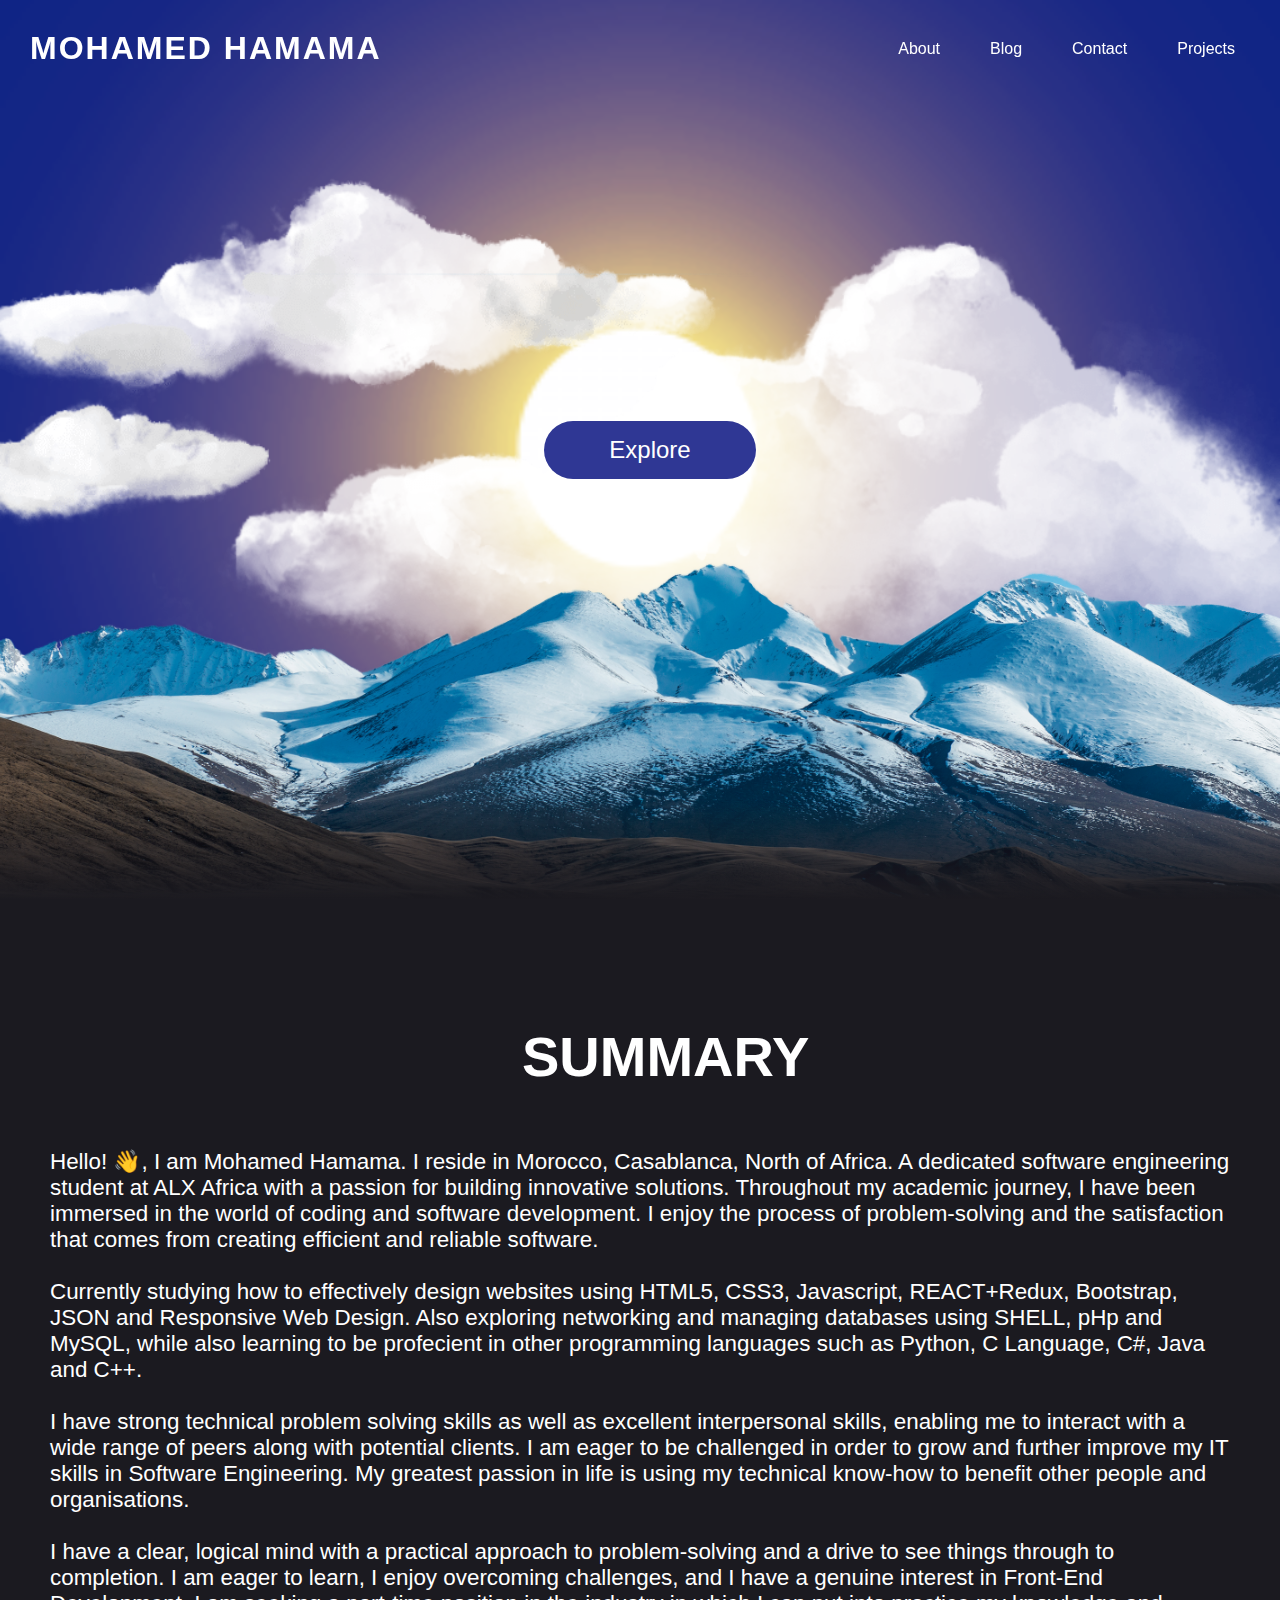
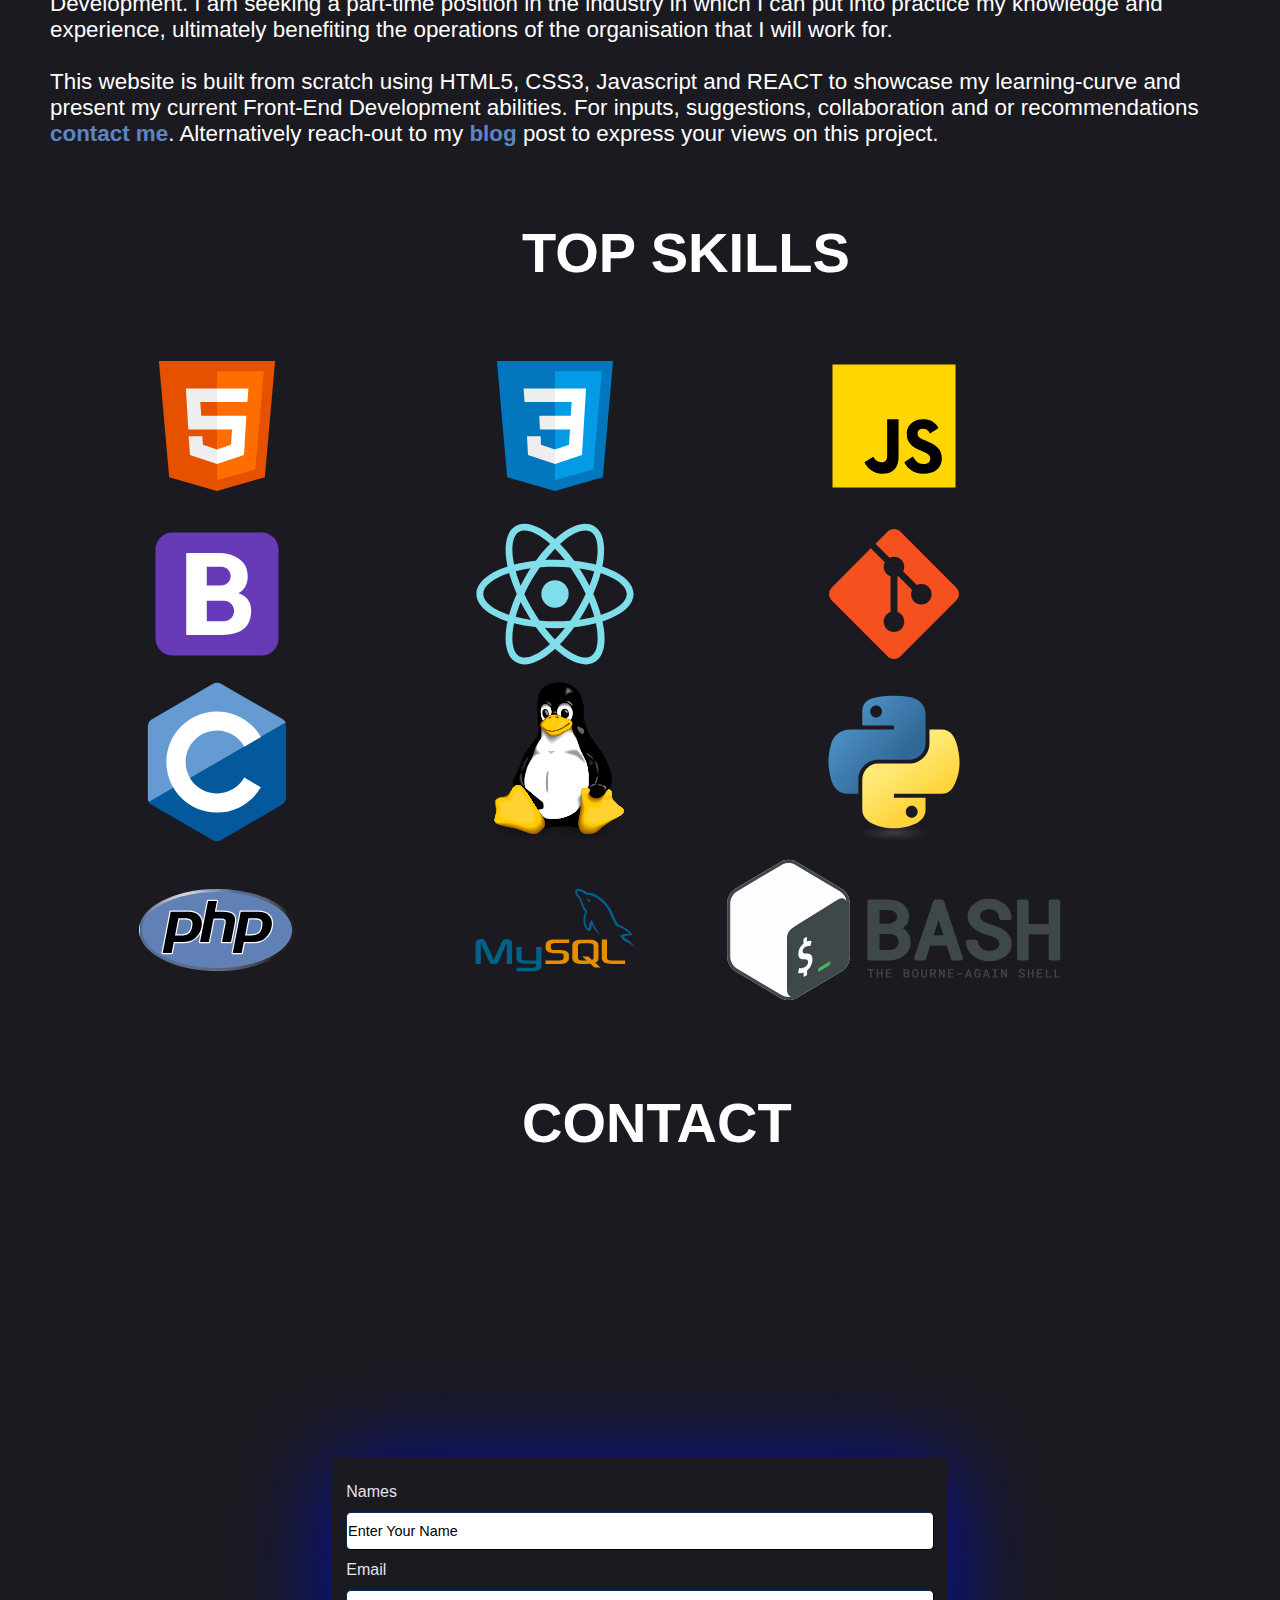
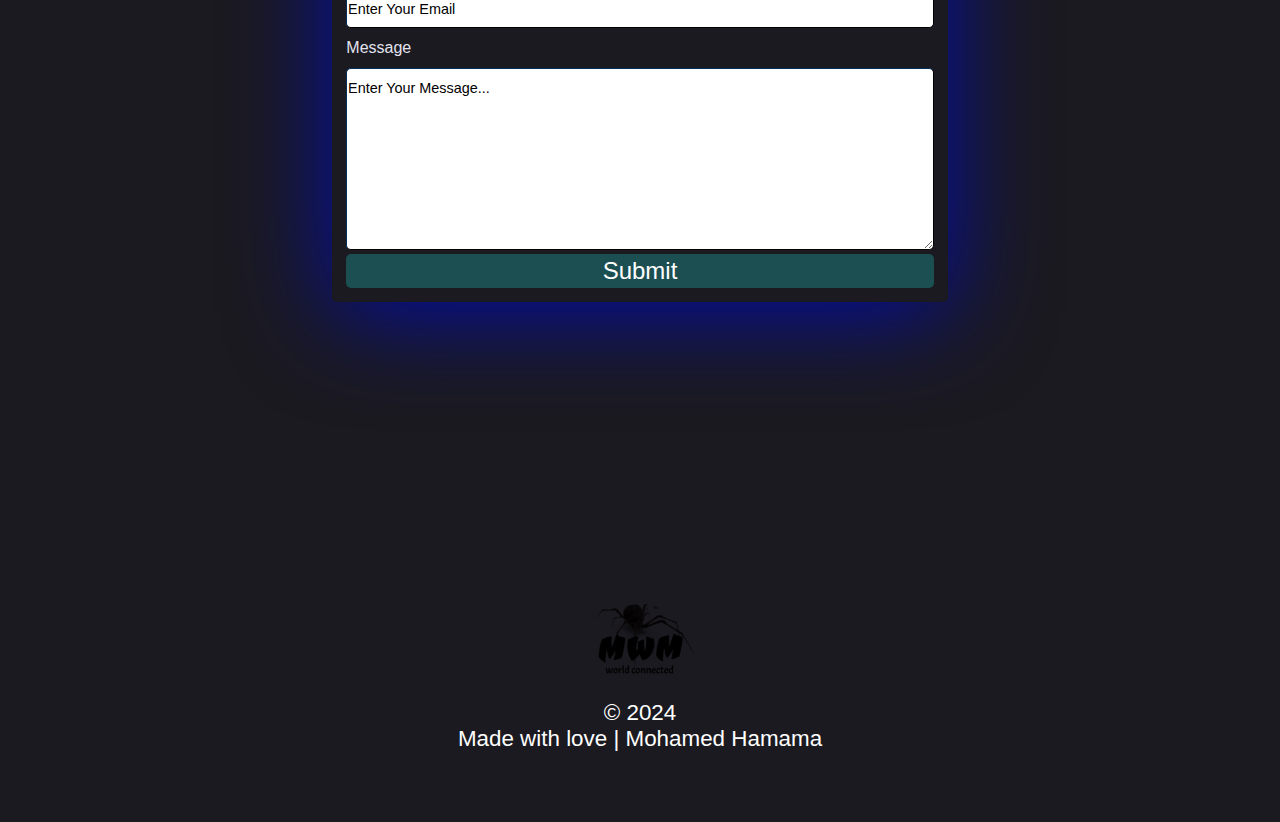
<file: index.html>
<!DOCTYPE html>
<html>
    <head>
      <meta charset="UTF-8">
	    <meta http-equiv="X-UA-Compatible" content="IE=edge">
	    <meta name="viewport" content="width=device-width, initial-scale=1.0">
      <link rel="stylesheet" type="text/css" href="assets/css/style.css">
      <link rel="icon" type="image/png" href="./assets/icons/favicon.ico">

      <title>Mohamed Hamama</title>
    </head>
    <body>
        <header>
            <a class="logo">Mohamed Hamama</a>
            <ul>
              <li><a href="./assets/about.html">About</a></li>
              <li><a href="./assets/blog.html">Blog</a></li>
              <li><a href="./assets/contact.html">Contact</a></li>
              <li><a href="./assets/projects.html">Projects</a></li>
            </ul>
        </header>
        <section>
            <a href="https://github.com/OptimisticUnderdog" id="btn">Explore</a>
            <img src="./assets/images/sun1.png" id="sun">
            <img src="./assets/images/clouds.png" id="clouds">
            <img src="./assets/images/mountains_front.png" id="mountains">
        </section>

        <div class="sec" id="sec">
            <h1>SUMMARY</h1>
            <p>Hello! 👋, I am Mohamed Hamama. I reside in Morocco, Casablanca, North of Africa. A dedicated software engineering student at ALX Africa with a passion for building innovative solutions. Throughout my academic journey, I have been immersed in the world of coding and software development. I enjoy the process of problem-solving and the satisfaction that comes from creating efficient and reliable software.
            <br><br>Currently studying how to effectively design websites using HTML5, CSS3, Javascript, REACT+Redux, Bootstrap, JSON and Responsive Web Design. Also exploring networking and managing databases using SHELL, pHp and MySQL, while also learning to be profecient in other programming languages such as Python, C Language, C#, Java and C++.
            <br><br>I have strong technical problem solving skills as well as excellent interpersonal skills, enabling me to interact with a wide range of peers along with potential clients. I am eager to be challenged in order to grow and further improve my IT skills in Software Engineering. My greatest passion in life is using my technical know-how to benefit other people and organisations.
            <br><br>I have a clear, logical mind with a practical approach to problem-solving and a drive to see things through to completion. I am eager to learn, I enjoy overcoming challenges, and I have a genuine interest in Front-End Development. I am seeking a part-time position in the industry in which I can put into practice my knowledge and experience, ultimately benefiting the operations of the organisation that I will work for.
            <br><br>This website is built from scratch using HTML5, CSS3, Javascript and REACT to showcase my learning-curve and present my current Front-End Development abilities. For inputs, suggestions, collaboration and or recommendations<a href="./assets/contact.html"> <b>contact me</b></a>. Alternatively reach-out to my <a href="./assets/blog.html"><b>blog</b></a> post to express your views on this project.</p>
            
            <!-- Skills section -->
            <h1>TOP SKILLS</h1>
            <div class="first-set animate__animated animate__pulse">
                <img
                src="./assets/icons/icons8-html-5.svg"
                alt=""
                loading="lazy"
                class="icon icon-card"/>
                <img
                src="assets/icons/icons8-css3.svg"
                alt=""
                loading="lazy"
                class="icon icon-card"
                />
                <img
                src="assets/icons/icons8-javascript.svg"
                alt=""
                loading="lazy"
                class="icon icon-card"
                />
                <img
                src="assets/icons/icons8-bootstrap.svg"
                alt=""
                loading="lazy"
                class="icon icon-card"
                />
                <img
                src="assets/icons/icons8-react-native.svg"
                alt=""
                loading="lazy"
                class="icon icon-card"
                />
                <img
                src="assets/icons/icons8-git.svg"
                alt=""
                loading="lazy"
                class="icon icon-card"
                />
                <img
                src="./assets/icons/c-original.svg"
                alt=""
                loading="lazy"
                class="icon icon-card"
                />
                <img
                src="./assets/icons/linux-original.svg"
                alt=""
                loading="lazy"
                class="icon icon-card"
                />
                <img
                src="./assets/icons/python-original.svg"
                alt=""
                loading="lazy"
                class="icon icon-card"
                />
                <img
                src="./assets/icons/php-original.svg"
                alt=""
                loading="lazy"
                class="icon icon-card"
                />
                <img
                src="./assets/icons/mysql-original-wordmark.svg"
                alt=""
                loading="lazy"
                class="icon icon-card"
                />
                <img
                src="./assets/icons/Gnu-bash-logo.svg"
                alt=""
                loading="lazy"
                class="icon icon-card"
                />
            </div>
            <!-- Contact -->
            <h1>CONTACT</h1>
            <section class="contact" id="contact">
                <div class="contact-form-container">
                  <div class="contact-form">
                    <form action="#" method="POST">
                      <div class="form-control">
                        <label for="name">Names</label>
                        <input
                          type="text"
                          id="name"
                          name="sender-name"
                          placeholder="Enter Your Name"
                          class="input-field"
                          required
                        />
                      </div>
                      <div class="form-control">
                        <label for="email">Email</label>
                        <input
                          type="email"
                          id="email"
                          name="sender-email"
                          placeholder="Enter Your Email"
                          class="input-field"
                          required
                        />
                      </div>
                      <div class="form-control">
                        <label for="message">Message</label>
                        <textarea
                          id="message"
                          cols="60"
                          rows="10"
                          placeholder="Enter Your Message..."
                          name="message"
                          class="input-field"
                          required
                        ></textarea>
                      </div>
                      <div class="btn">
                        <a href="mailto:mabunda.wealth@gmail.com">Submit</a>
                      </div>
                    </form>
                  </div>
                </div>
            </section>

            <!-- Footer section -->
            <footer>
              <div class="footer-icon">
              <img src="./assets/images/apple-touch-icon.png"
              class="footer-icon"
              alt="footer"/>
              </div>
              <p class="copy">&copy; 2024</p>
              <p class="copy">
              <a href="https://github.com/OptimisticUnderdog" target="_blank">Made with love | Mohamed Hamama</a>
              </p>
            </footer>
        </section>
        </div>
        <!-- Footer Section Ends -->
    </body>
</html>
</file>
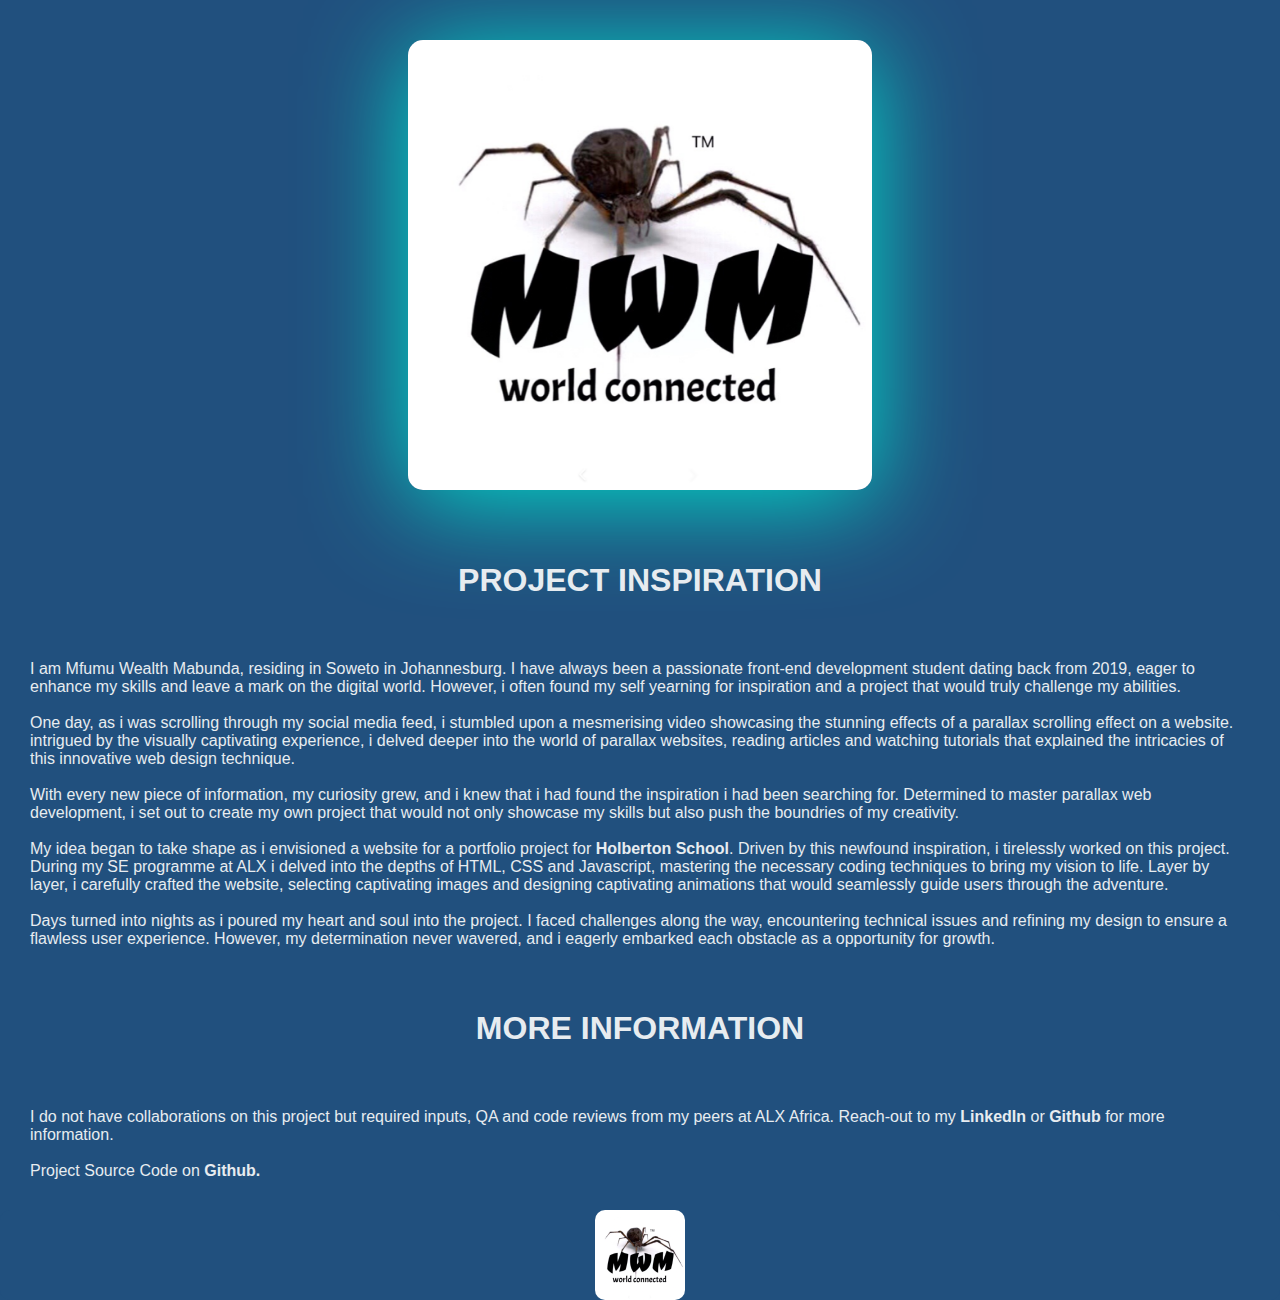
<file: assets/about.html>
<!DOCTYPE html>
<html lang="en">
<head>
    <meta charset="UTF-8">
    <meta http-equiv="X-UA-Compatible" content="IE=edge">
    <meta name="viewport" content="width=device-width, initial-scale=1.0">
    <link rel="stylesheet" type="text/css" href="./css/about.css">
    <link rel="icon" type="image/png" href="./icons/favicon.ico">
    <title>About</title>
</head>
<body>
<header>
    <img src="./images/my_logo.PNG"
    class="logo"
    alt="logo"/>
</header>
   <div class="section">
        <h1>Project Inspiration</h1>
        <p>I am Mfumu Wealth Mabunda, residing in Soweto in Johannesburg. I have always been a passionate front-end development student dating back from 2019, eager to enhance my skills and leave a mark on the digital world. However, i often found my self yearning for inspiration and a project that would truly challenge my abilities.
            <br><br>One day, as i was scrolling through my social media feed, i stumbled upon a mesmerising video showcasing the stunning effects of a parallax scrolling effect on a website. intrigued by the visually captivating experience, i delved deeper into the world of parallax websites, reading articles and watching tutorials that explained the intricacies of this innovative web design technique.
            <br><br>With every new piece of information, my curiosity grew, and i knew that i had found the inspiration i had been searching for. Determined to master parallax web development, i set out to create my own project that would not only showcase my skills but also push the boundries of my creativity.
            <br><br>My idea began to take shape as i envisioned a website for a portfolio project for <b>Holberton School</b>. Driven by this newfound inspiration, i tirelessly worked on this project. During my SE programme at ALX i delved into the depths of HTML, CSS and Javascript, mastering the necessary coding techniques to bring my vision to life. Layer by layer, i carefully crafted the website, selecting captivating images and designing captivating animations that would seamlessly guide users through the adventure.
            <br><br>Days turned into nights as i poured my heart and soul into the project. I faced challenges along the way, encountering technical issues and refining my design to ensure a flawless user experience. However, my determination never wavered, and i eagerly embarked each obstacle as a opportunity for growth.
        </p>
        <h1>More Information</h1>
        <p>I do not have collaborations on this project but required inputs, QA and code reviews from my peers at ALX Africa. Reach-out to my <b>LinkedIn</b> or <b>Github</b> for more information.
        <br><br>Project Source Code on <b>Github.</b></p>
   </div>
<footer>
    <div class="footer-icon">
        <img src="./images/apple-touch-icon.png"
        class="footer-icon"
        alt="footer"/>
    </div>
</footer>
</body>
</html>
</file>
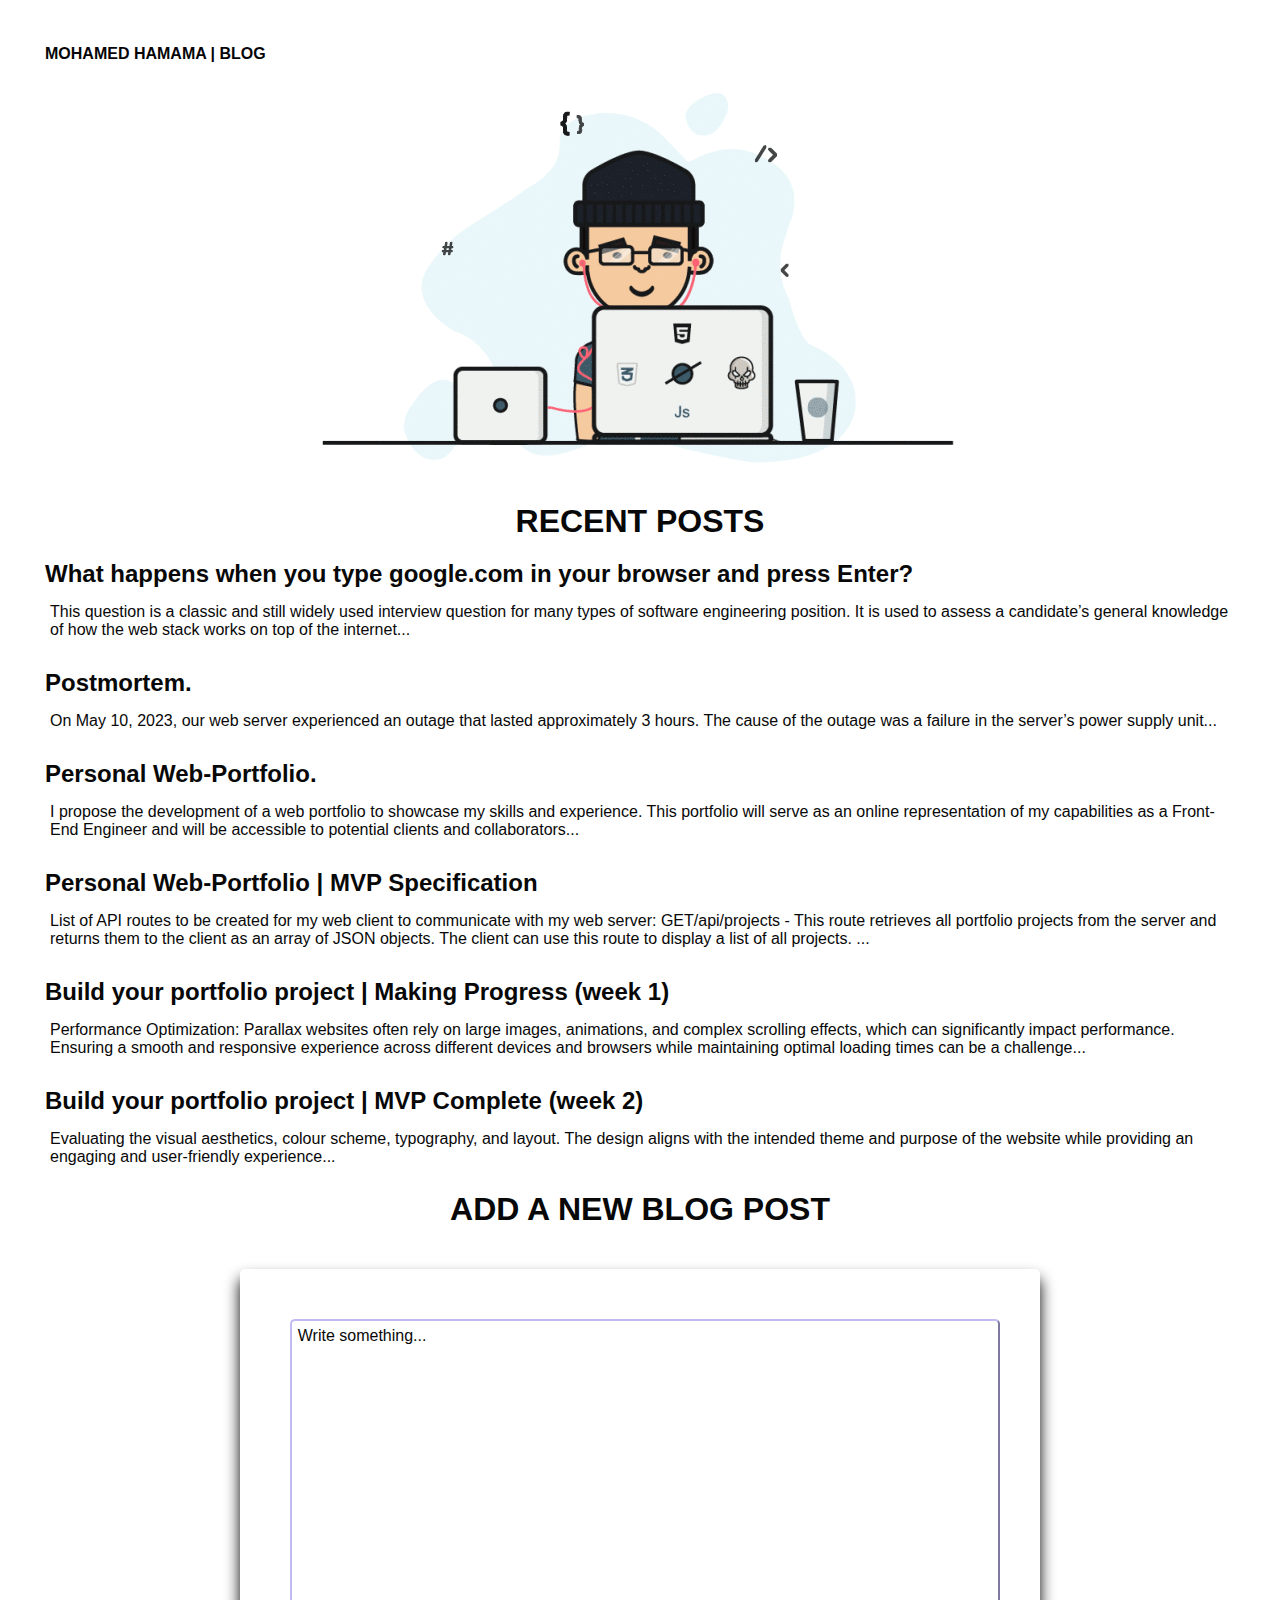
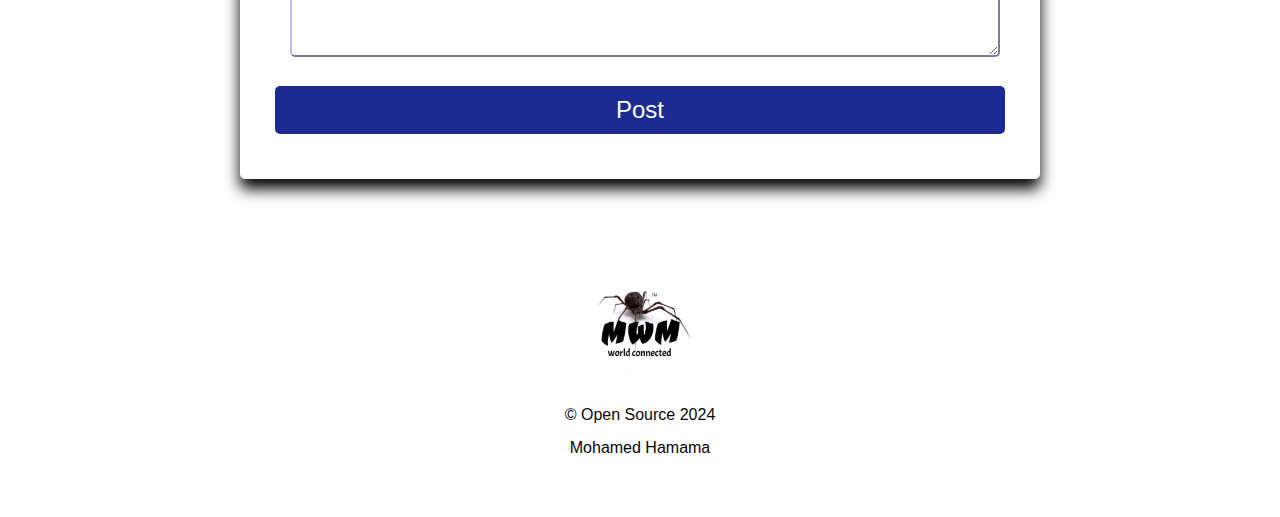
<file: assets/blog.html>
<!DOCTYPE html>
<html lang="en">
<head>
  <meta charset="UTF-8">
  <meta http-equiv="X-UA-Compatible" content="IE=edge">
  <meta name="viewport" content="width=device-width, initial-scale=1.0">
  <link rel="stylesheet" type="text/css" href="./css/blog.css">
  <link rel="icon" type="image/png" href="./icons/favicon.ico">
  <title>Blog Post</title>
</head>
<body>
  <header>
  <a href="http://127.0.0.1:5500/index.html#" class="logo">Mohamed Hamama | Blog</a>
  </header>
  
  <div class="img">
  <img src="./images/it.gif"
  class="img"
  alt="img"/>
  </div>
  <h1>Recent Posts</h1>
  <div class="post">
    <h2>What happens when you type google.com in your browser and press Enter?</h2>
    <p>This question is a classic and still widely used interview question for many types of software engineering position. It is used to assess a candidate’s general knowledge of how the web stack works on top of the internet...</p>

  </div>

  <div class="post">
    <h2>Postmortem.</h2>
    <p>On May 10, 2023, our web server experienced an outage that lasted approximately 3 hours. The cause of the outage was a failure in the server’s power supply unit...</p>
   
  </div>

  <div class="post">
    <h2>Personal Web-Portfolio.</h2>
    <p>I propose the development of a web portfolio to showcase my skills and experience. This portfolio will serve as an online representation of my capabilities as a Front-End Engineer and will be accessible to potential clients and collaborators...</p>
   
  </div>

  <div class="post">
    <h2>Personal Web-Portfolio | MVP Specification</h2>
    <p>List of API routes to be created for my web client to communicate with my web server:
      GET/api/projects - This route retrieves all portfolio projects from the server and returns them to the client as an array of JSON objects. The client can use this route to display a list of all projects.
      ...</p>
    
  </div>

  <div class="post">
    <h2>Build your portfolio project | Making Progress (week 1)</h2>
    <p>Performance Optimization: Parallax websites often rely on large images, animations, and complex scrolling effects, which can significantly impact performance. Ensuring a smooth and responsive experience across different devices and browsers while maintaining optimal loading times can be a challenge...</p>
    
  </div>

  <div class="post">
    <h2>Build your portfolio project | MVP Complete (week 2)</h2>
    <p>Evaluating the visual aesthetics, colour scheme, typography, and layout. The design aligns with the intended theme and purpose of the website while providing an engaging and user-friendly experience...</p>
   
  </div>
  <!--<div class="new-post">
    <h2>Add a New Blog Post</h2>
    <textarea id="blog-content" placeholder="Write something..."></textarea>
    <button onclick="addPost()">Post</button>
  </div>-->

  <h1>Add a New Blog Post</h1>

  <section class="blog" id="blog">
    <div class="post-form-container">
      <div class="post-form">
        <form action="#" method="POST">
          <div class="form-control">
            <!--<label for="name">Name</label>
            <input
              type="text"
              id="name"
              name="sender-name"
              placeholder="Enter Your Name"
              class="input-field"
              required
            />
          </div>
          <div class="form-control">
            <label for="email">Email</label>
            <input
              type="email"
              id="email"
              name="sender-email"
              placeholder="Enter Your Email"
              class="input-field"
              required
            />
          </div>
          <div class="form-control">
            <label for="message"></label>-->
            <textarea
              id="message"
              cols="80"
              rows="18"
              placeholder="Write something..."
              name="message"
              class="input-field"
              required
            ></textarea>
          </div>
          <input
            type="post"
            value="Post"
            id="post-btn"
            class="post-btn"
          />
        </form>
      </div>
    </div>
  </section>

  <!-- Footer section -->
  <footer>
  <div class="footer-icon">
    <img src="./images/apple-touch-icon.png"
    class="footer-icon"
    alt="footer"/>
  </div>
    <p class="copy">&copy; Open Source 2024</p>
    <p class="copy">
    <a href="https://github.com/medrythm" target="_blank">Mohamed Hamama</a>
    </p>
  </footer>

  <script>
    function addPost() {
      var content = document.getElementById("blog-content").value;
      if (content !== "") {
        var postDiv = document.createElement("div");
        var heading = document.createElement("h2");
        heading.textContent = "New Blog Post";
        var paragraph = document.createElement("p");
        paragraph.textContent = content;

        var deleteBtn = document.createElement("span");
        deleteBtn.className = "delete-btn";
        deleteBtn.textContent = "Delete";
        deleteBtn.onclick = function() {
          deletePost(this);
        }

        paragraph.appendChild(deleteBtn);

        postDiv.appendChild(heading);
        postDiv.appendChild(paragraph);

        document.body.insertBefore(postDiv, document.getElementsByClassName("new-post")[0]);

        document.getElementById("blog-content").value = "";
      }
    }

    function deletePost(element) {
      var postDiv = element.parentNode.parentNode;
      postDiv.parentNode.removeChild(postDiv);
    }
  </script>
</body>
</html>
</file>
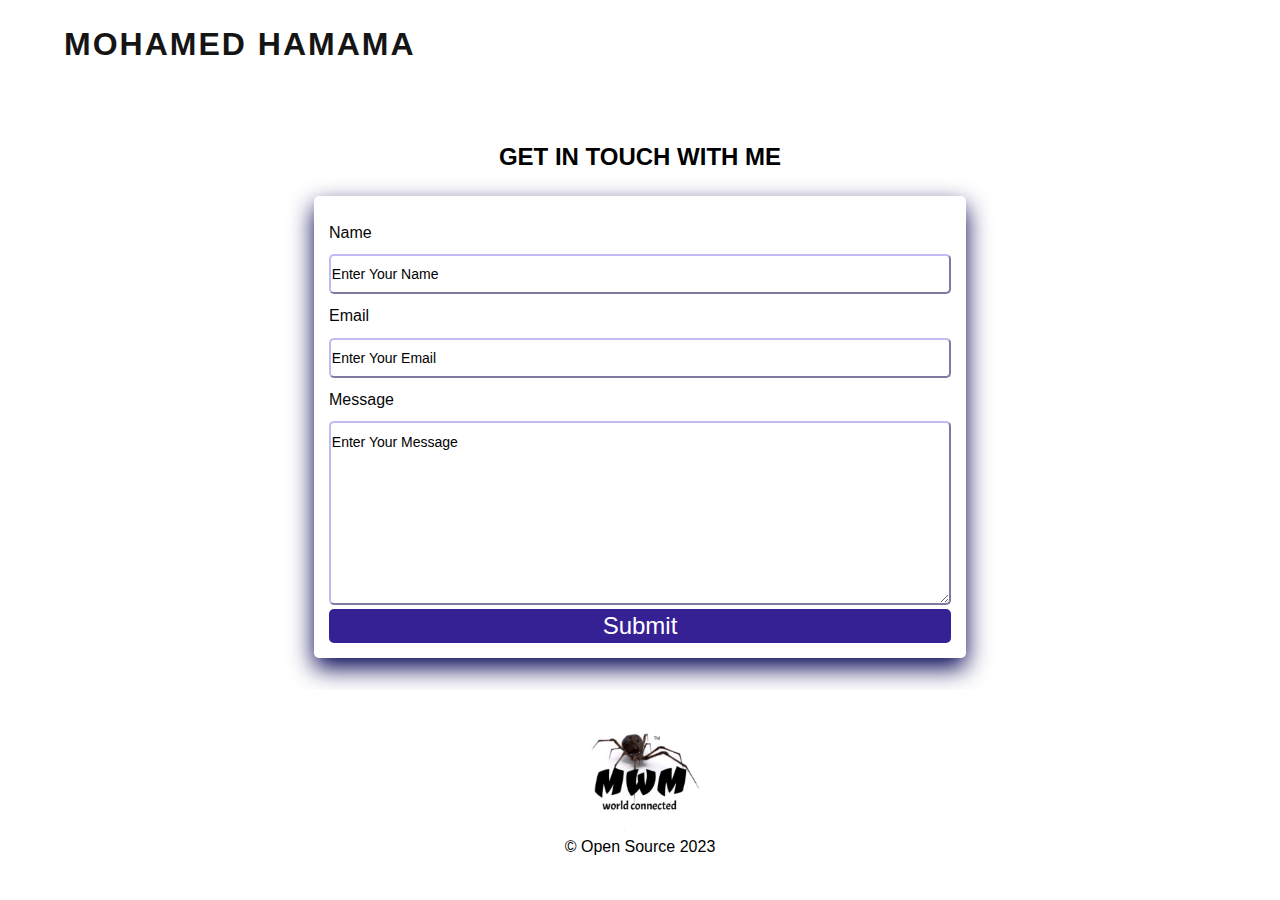
<file: assets/contact.html>
<!DOCTYPE html>
<html lang="en">
    <head>
	    <meta charset="UTF-8">
	    <meta http-equiv="X-UA-Compatible" content="IE=edge">
	    <meta name="viewport" content="width=device-width, initial-scale=1.0">
      <link rel="stylesheet" type="text/css" href="./css/contact.css">
      <link rel="icon" type="image/png" href="./icons/favicon.ico">
      <title>Contact</title>
    </head>
    <body>
      <header>
        <a href="http://127.0.0.1:5500/index.html#" class="logo">Mohamed Hamama</a>
      </header>
    <section class="contact" id="contact">
        <h2>Get In Touch With Me</h2>
        <div class="contact-form-container">
          <div class="contact-form">
            <form action="#" method="POST">
              <div class="form-control">
                <label for="name">Name</label>
                <input
                  type="text"
                  id="name"
                  name="sender-name"
                  placeholder="Enter Your Name"
                  class="input-field"
                  required
                />
              </div>
              <div class="form-control">
                <label for="email">Email</label>
                <input
                  type="email"
                  id="email"
                  name="sender-email"
                  placeholder="Enter Your Email"
                  class="input-field"
                  required
                />
              </div>
              <div class="form-control">
                <label for="message">Message</label>
                <textarea
                  id="message"
                  cols="60"
                  rows="10"
                  placeholder="Enter Your Message"
                  name="message"
                  class="input-field"
                  required
                ></textarea>
              </div>
              <div class="btn">
                <a href="mailto:mabunda.wealth@gmail.com">Submit</a>
              </div>
            </form>
          </div>
        </div>
      </section>
      <!-- Footer section -->
      <footer>
        <div class="footer-icon">
        <img src="./images/apple-touch-icon.png"
        class="footer-icon"
        alt="footer"/>
        </div>
        <p class="copy">&copy; Open Source 2023</p>
        <p class="copy">
        <a href="https://github.com/OptimisticUnderdog" target="_blank">Mfumu Wealth Mabunda</a>
        </p>
    </footer>
</section>
</div>
<!-- Footer Section Ends -->
    </body>
</html>
</file>
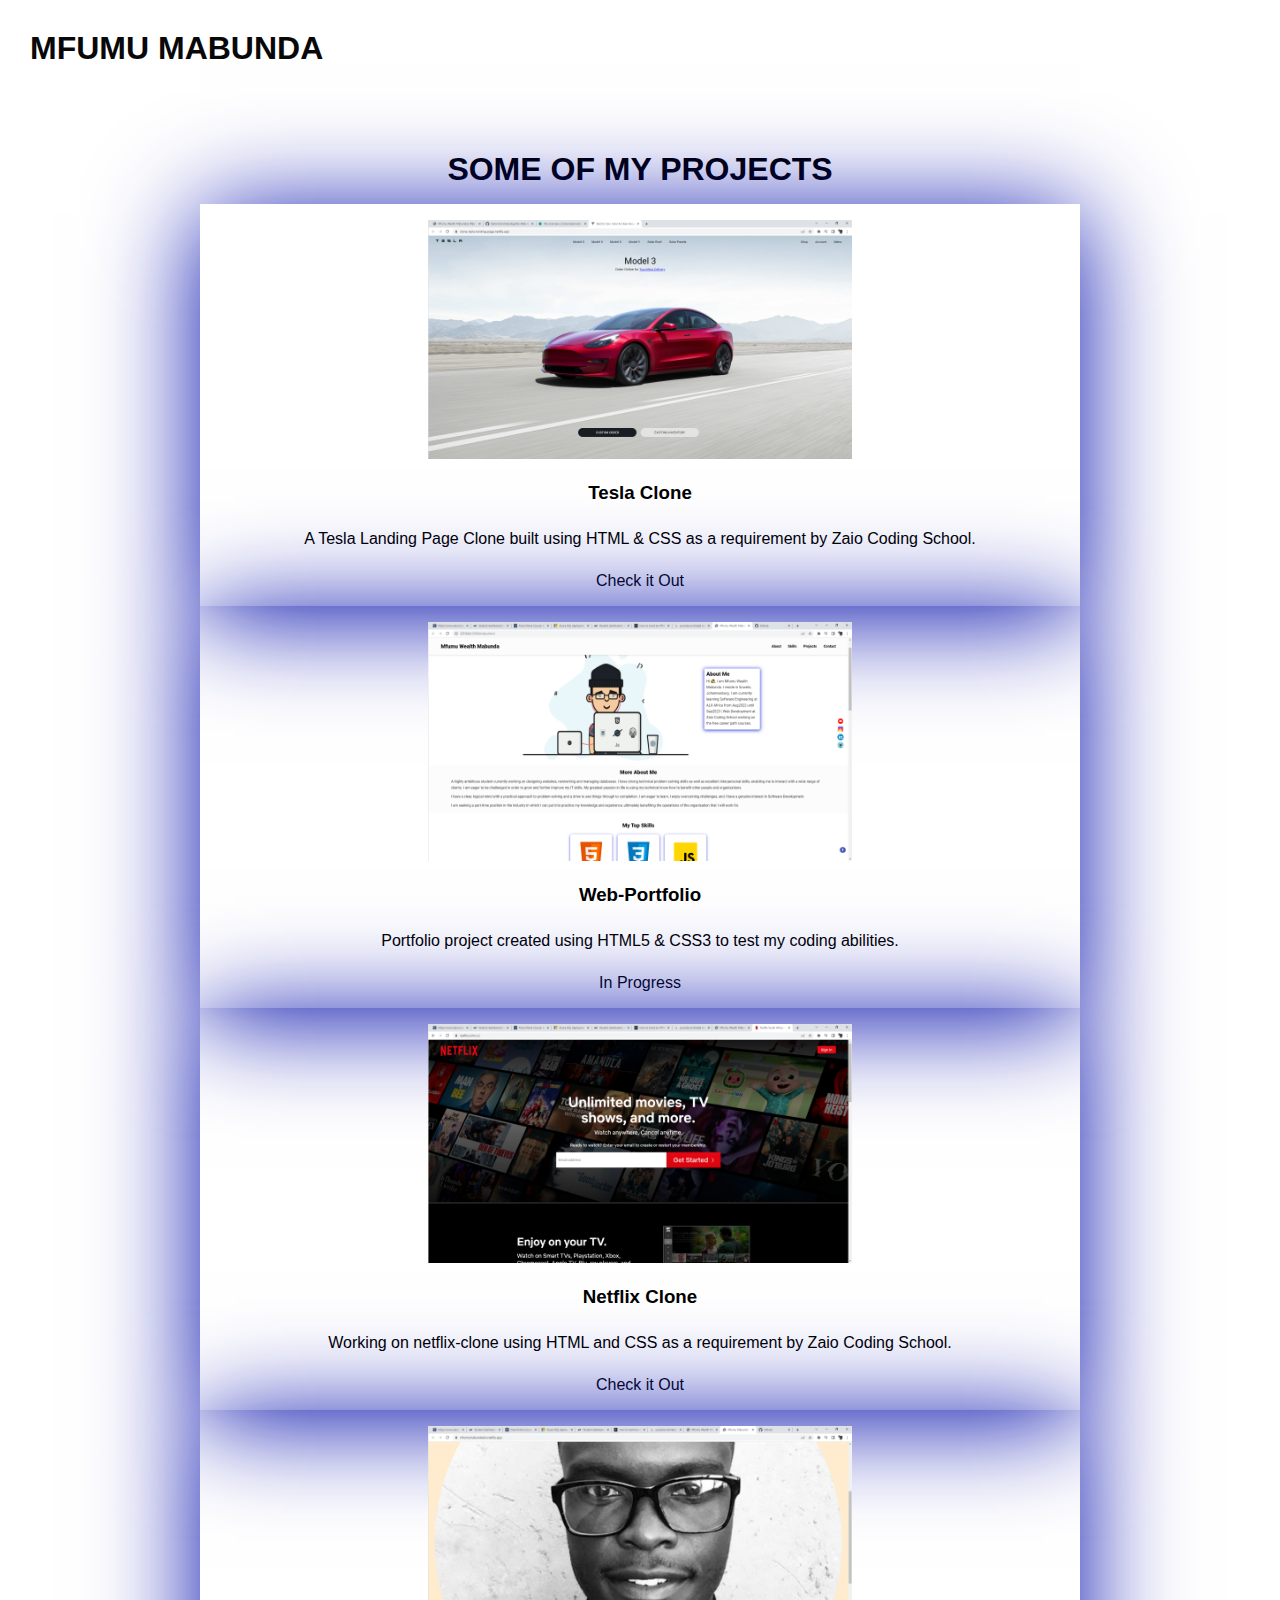
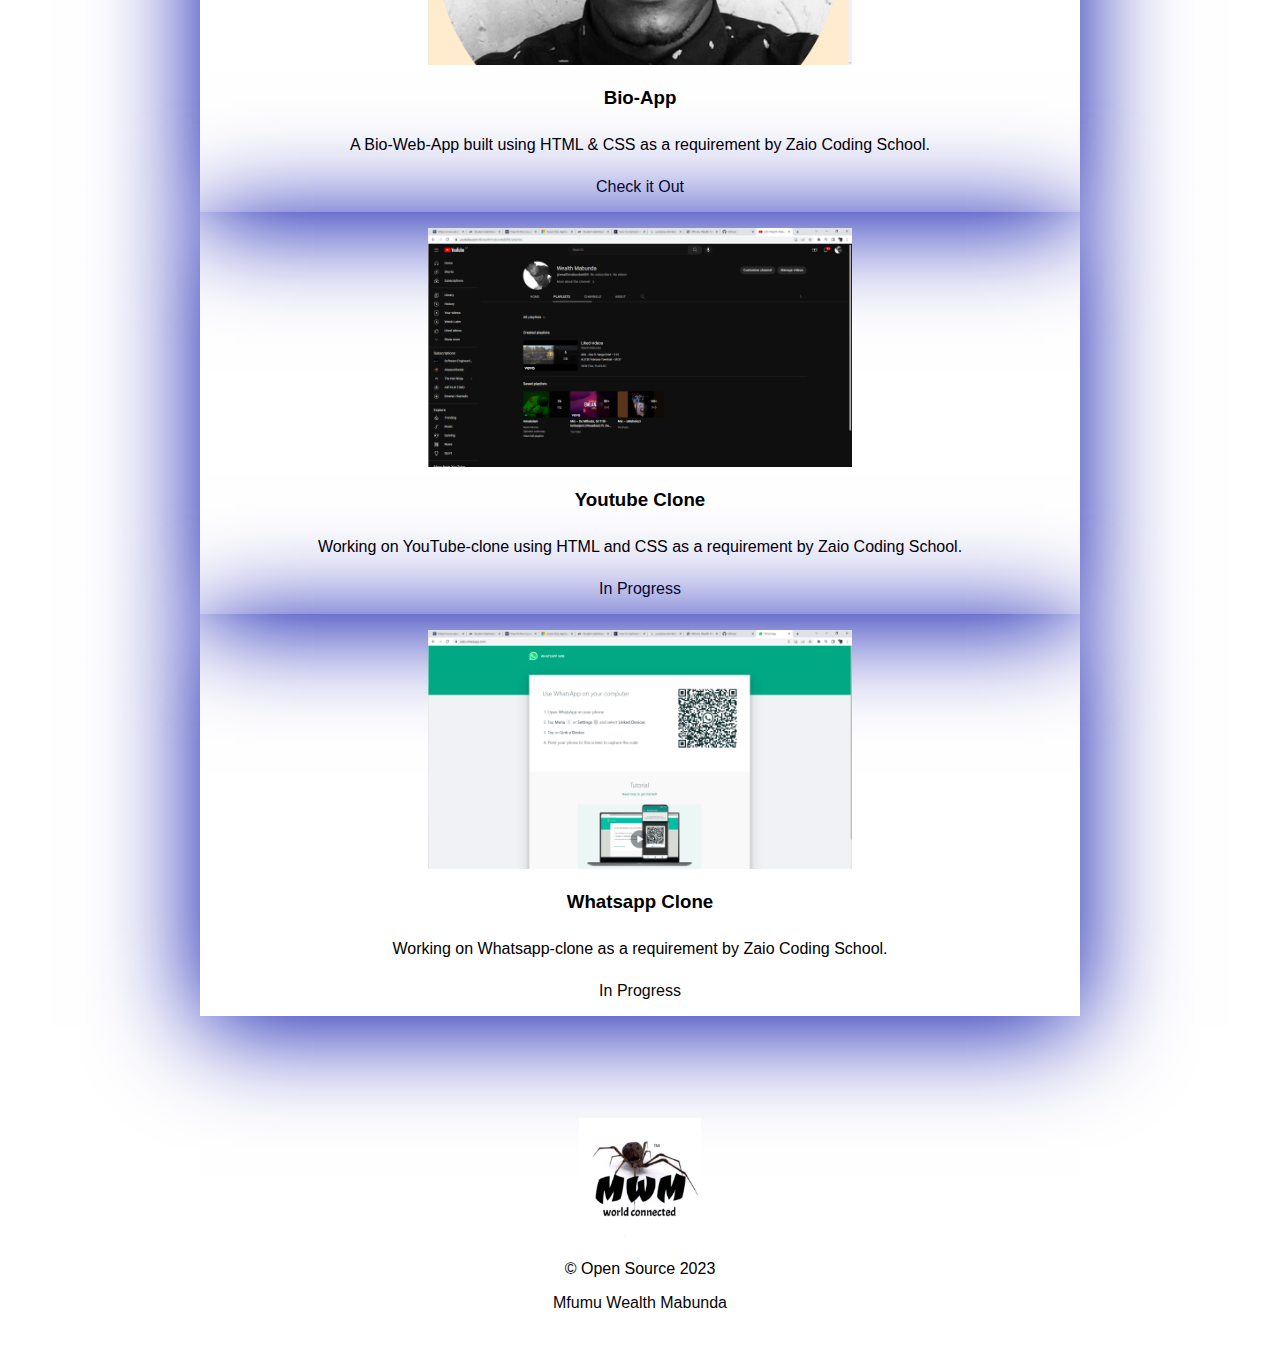
<file: assets/projects.html>
<!DOCTYPE html>
<html lang="en">
    <head>
        <meta charset="UTF-8" />
        <meta http-equiv="X-UA-Compatible" content="IE=edge" />
        <meta name="viewport" content="width=device-width, initial-scale=1.0"/>
        <link rel="stylesheet" type="text/css" href="./css/projects.css">
        <link rel="icon" type="image/png" href="./icons/favicon.ico">
        <title>Projects</title>
    </head>
    <body>
      <header>
            <a href="http://127.0.0.1:5500/index.html#" class="logo">Mfumu Mabunda</a>
      </header>

     <!-- Projects section -->
     <section class="projects" id="projects">
        <h1 class="projects-title">Some Of My Projects</h1>
        <div class="projects-container">
          <div class="project-container project-card">
            <img
              src="./images/tesla-clone.png"
              alt="tesla-clone"
              loading="lazy"
              class="project-pic"
            />
            <h3 class="project-title">Tesla Clone</h3>
            <p class="project-details">
              A Tesla Landing Page Clone built using HTML & CSS as a requirement by Zaio Coding School.
            </p>
            <a href="https://clone-tesla-landing-page.netlify.app/" target="_blank" class="project-link">Check it Out</a>
          </div>

          <div class="project-container project-card">
            <img
              src="./images/dev-portfolio.png"
              alt="Parallax"
              loading="lazy"
              class="project-pic"
            />
            <h3 class="project-title">Web-Portfolio</h3>
            <p class="project-details">
              Portfolio project created using HTML5 & CSS3 to test my coding abilities.
            </p>
            <a href="" target="_blank" class="project-link">In Progress</a>
          </div>

          <div class="project-container project-card">
            <img
              src="./images/Netflix.png"
              alt="netflix-clone"
              loading="lazy"
              class="project-pic"
            />
            <h3 class="project-title">Netflix Clone</h3>
            <p class="project-details">
              Working on netflix-clone using HTML and CSS as a requirement by Zaio Coding School.
            </p>
            <a href="https://mfumu-netflix-clone.netlify.app" target="_blank" class="project-link">Check it Out</a>
          </div>

          <div class="project-container project-card">
            <img
              src="./images/virtual-card.png"
              alt="bio-web-app"
              loading="lazy"
              class="project-pic"
            />
            <h3 class="project-title">Bio-App</h3>
            <p class="project-details">
              A Bio-Web-App built using HTML & CSS as a requirement by Zaio Coding School.
            </p>
            <a href="https://mfumumabundabio.netlify.app/" target="_blank" class="project-link">Check it Out</a>
          </div>

          <div class="project-container project-card">
            <img
              src="./images/youtube.png"
              alt="Youtube-clone"
              loading="lazy"
              class="project-pic"
            />
            <h3 class="project-title">Youtube Clone</h3>
            <p class="project-details">
              Working on YouTube-clone using HTML and CSS as a requirement by Zaio Coding School.
            </p>
            <a href="" target="_blank" class="project-link">In Progress</a>
          </div>

          <div class="project-container project-card">
            <img
              src="./images/whatsapp.png"
              alt="Whatsapp-Clone"
              loading="lazy"
              class="project-pic"
            />
            <h3 class="project-title">Whatsapp Clone</h3>
            <p class="project-details">
              Working on Whatsapp-clone as a requirement by Zaio Coding School.
            </p>
            <a href="" target="_blank" class="project-link">In Progress</a>
          </div>
        </div>
      </section>
      <!-- Footer section -->
      <footer>
        <div class="footer-icon">
          <img src="./images/apple-touch-icon.png"
          class="footer-icon"
          alt="footer"/>
        </div>
        <p class="copy">&copy; Open Source 2023</p>
        <p class="copy">
          <a href="https://github.com/OptimisticUnderdog" target="_blank">Mfumu Wealth Mabunda</a>
        </p>
      </footer>
    
    </body>
</html>
</file>
<file: assets/css/style.css>
@import url("https://fonts.googleapis.com/css2?family=Roboto:ital,wght@0,400;0,900;1,700&display=swap");

* {
    margin: 0;
    padding: 0;
    box-sizing: border-box;
    font-family: 'Poppins', sans-serif;
    scroll-behavior: smooth;
}

body {
    min-height: 150vh;
    overflow-x: hidden;
    background: #0d2385;
}

/* Header */
header {
    position: absolute;
    top: 0;
    left: 0;
    width: 100%;
    padding: 30px 30px;
    display: flex;
    justify-content: space-between;
    align-items: center;
    z-index: 100;
}

header .logo {
    color: #fff;
    mix-blend-mode: darken;
    font-weight: 800;
    text-decoration: none;
    font-size: 2em;
    text-transform: uppercase;
    letter-spacing: 2px;
}

header ul {
    display: flex;
    justify-content: center;
    align-items: center;
}

header ul li {
    list-style: none;
    margin-left: 20px;
}

header ul li a {
    text-decoration: none;
    padding: 6px 15px;
    color: #fff;
    border-radius: 20px;
}

header ul li a:hover {
    background: #fff;
    color: #0f0e0e;
}
/* Header Ends */

/* Section */
section {
    position: relative;
    width: 100%;
    height: 100vh;
    padding: 1px;
    display: flex;
    justify-content: center;
    align-items: center;
    overflow: hidden;
}

section::before {
    content: '';
    position: absolute;
    bottom: 0;
    width: 100%;
    height: 100px;
    background: linear-gradient(to top, #1b1a20, transparent);
    z-index: 100;
}

section img {
    position: absolute;
    top: 0;
    left: 0;
    width: 100%;
    height: 100%;
    object-fit: cover;
    pointer-events: none;
}

section img#sun {
    mix-blend-mode: screen;
}

section img#mountains_front {
    position: absolute;
    top: 0;
    left: 0;
    width: 50%;
    height: 50%;
    object-fit: cover;
    pointer-events: none;
}

#btn {
    text-decoration: none;
    display: inline-block;
    padding: 15px 65px;
    border-radius: 100px;
    background: #2f3794;
    color: #fff;
    font-size: 1.5em;
    z-index: 100;
    transform: translate(10px);
}

b {
    color: #5b85c4;
}

/* Skills Section */
.skills {
    max-width: 68.75rem;
    margin: auto;
    text-align: center;
    margin-top: 2.5rem;
}
  
.skill-header {
    margin-bottom: 1rem;
}
  
.skills-wrapper img {
    padding: 1.25rem;
}
  
.icon {
    width: 20.875rem;
    height: 10.25rem;
    box-shadow: 0;
}

#text {
    position: relative;
    /*right: -350px;*/
    color: #fff;
    white-space: nowrap;
    font-size: 8vw;
    z-index: 9;
}

.sec {
    position: relative;
    padding: 50px;
    background: #1b1a20;
}

.sec h1 {
    padding-left: 40%;
    padding-top: 2%;
    padding-bottom: 5%;
    font-size: 3.5em;
    margin-top: 50px;
    color: #fff;
}

.sec p {
    font-size: 1.4rem;
    color: #fff;
}

/* Skills Section Ends */

/* Contacts section */

.contact {
    margin-top: 1rem;
}
    
.contact h1 {
    text-align: center;
}
    
.contact-form-container {
    max-width: 40.75rem;
    padding: 0.9rem;
    border-radius: 5px;
    box-shadow: 0 10px 100px rgb(0, 11, 170);
}
    
.contact-form-container label {
    line-height: 2.5em;
    font-weight: var(--bold-font);
    color: rgb(227, 227, 240);
}
    
.contact-form-container textarea {
    min-height: 0.25rem;
    font-size: 14px;
}
    
.contact-form-container .input-field {
    width: 100%;
    padding-top: 10px;
    padding-bottom: 10px;
    border-radius: 5px;
    border: none;
    border: 1px outset rgb(0, 4, 8);
    font-size: 0.9rem;
    outline: none;
}
    
.input-field::placeholder {
    padding: 0.05rem;
    color: var(--primary-color);
}
    
.btn {
    width: 100%;
    text-align: center;
    padding: 3px;
    margin: auto;
    color: #fff;
    background-color: #1e808086;
    border: 1px solid var(--primary-color);
    border-radius: 5px;
    font-size: 1.5rem;
    font-weight: var(--bold-font);
    transition: var(--transition);
}
    
.submit-btn:hover {
    background-color: rgb(196, 190, 190);
    border: 2px solid var(--primary-color);
    cursor: pointer;
}
  /* Contacts section ends */

/* Footer */
footer {
    background-color: #1b1a20;
    text-decoration: none;
    padding: 1.25rem;
    text-align: center;
    margin: 2rem 0 0;
}

.footer-icon img {
    mix-blend-mode: multiply;
    height: 10%;
    width: 10%;
}

a {
    color: #fff;
    text-decoration: none;
}
/* Footer Ends*/
</file>
<file: assets/css/about.css>
@import url("https://fonts.googleapis.com/css2?family=Roboto:ital,wght@0,400;0,900;1,700&display=swap");
 
* {
  margin: 0;
  padding: 0;
  background-color: rgb(33, 80, 126);
  box-sizing: border-box;
  font-family: 'Poppins', sans-serif;
  scroll-behavior: smooth;
}

header {
  display: flex;
  padding: 2.5rem;
  justify-content: center;
  align-items: center;
}

header .logo {
  height: 50vh;
  border-radius: 15px;
  box-shadow: 0 10px 100px rgb(0, 224, 205);
}

h1 {
  width: 100%;
  color: rgb(231, 236, 240);
  text-transform: uppercase;
  height: 10vh;
  padding: 50px;
  display: flex;
  justify-content: center;
  align-items: center;
  overflow: hidden;
}

p {
  color: rgb(231, 236, 240);
  padding: 30px;
}

.footer-icon {
  display: flex;
  height: 10vh;
  justify-content: center;
  align-items: center;
  overflow: hidden;
  border-radius: 10px;
}
</file>
<file: assets/css/blog.css>
@import url("https://fonts.googleapis.com/css2?family=Roboto:ital,wght@0,400;0,900;1,700&display=swap");

* {
    margin: 5px;
    padding: 5px;
    color: #080808;
    box-sizing: border-box;
    font-family: 'Poppins', sans-serif;
    scroll-behavior: smooth;
}

body {
    font-family: Arial, sans-serif;
    margin: 0;
    padding: 20px;
}

header {
    position: absolute;
    font-weight: 900;
    text-transform: uppercase;
    top: 0;
    left: 0;
    width: 100%;
    padding: 30px 30px;
    display: flex;
    align-items: center;
    z-index: 100;
}

nav ul {
    list-style: circle;
    margin: 0;
    padding: 0;
}
  
nav ul li {
    display: inline;
    margin-right: 5px;
}
  
nav ul li a {
    text-decoration: none;
    display: inline-block;
    padding: 5px 10px;
    border-radius: 10px;
    background: #3d4042;
    color: #ffffff;
    font-size: 1em;
    z-index: 100;
    transform: translate(10px);
}

.img {
  display: block;
  margin-left: auto;
  margin-right: auto;
}

section {
    padding: 20px;
}
  
h2 {
    margin: 0;
}
  
h1 {
    margin: 0;
    color: #080808;
    font-weight: 800px;
    text-transform: uppercase;
    text-align: center;
}

.blog {
    margin-top: 1rem;
}
    
.post-form-container {
    max-width: 50rem;
    margin: 0 auto;
    padding: 0.938rem;
    border-radius: 5px;
    box-shadow: 0 10px 15px rgb(0, 0, 5);
}
    
.post-form-container label {
    line-height: 2.5rem;
    font-weight: var(--bold-font);
    color: rgb(0, 0, 0);
}
    
.post-form-container textarea {
    min-height: 0.25rem;
    font-size: 14px;
}
    
.post-form-container .input-field {
    width: 100%;
    border-radius: 5px;
    border: none;
    border: 2px outset rgb(193, 187, 243);
    font-size: 1rem;
    outline: none;
}
    
.input-field::placeholder {
    padding: 0.05rem;
    color: var(--primary-color);
}
    
.post-btn:hover {
    background-color: rgb(39, 37, 37);
    border: 2px solid var(--primary-color);
    cursor: pointer;
}

.post-btn {
    width: 100%;
    text-align: center;
    padding: 10px;
    margin: 10px 0;
    color: #fff;
    background-color: #1b2b92;
    border: 2px solid var(--primary-color);
    border-radius: 5px;
    font-size: 1.5rem;
    font-weight: var(--bold-font);
    transition: var(--transition);
}

.delete-btn {
    color: rgb(10, 10, 10);
    cursor: pointer;
}

/* Footer */
footer {
    background-color: #ffffff;
    text-decoration: none;
    padding: 1.25rem;
    text-align: center;
    margin: 2rem 0 0;
}

.footer-icon img {
    height: 10%;
    width: 10%;
}

h3 {
    color: #080808;
    text-decoration: none;
}

a {
    color: #050507;
    text-decoration: none;
}
/* Footer Ends*/
</file>
<file: assets/css/contact.css>
@import url("https://fonts.googleapis.com/css2?family=Roboto:ital,wght@0,400;0,900;1,700&display=swap");

/* Variables */
* {
  margin: 0;
  padding: 0;
  box-sizing: border-box;
  font-family: 'Poppins', sans-serif;
  scroll-behavior: smooth;
}

header {
  padding-top: 2%;
}
 
header .logo {
  padding: 5%;
  padding-top: 5%;
  color: #161515;
  font-weight: 800;
  text-decoration: none;
  font-size: 2em;
  text-transform: uppercase;
  letter-spacing: 2px;
}

/* Contacts section */
.contact {
  margin-top: 5rem;
}
  
.contact h2 {
  padding-bottom: 2%;
  font-weight: 780;
  text-transform: uppercase;
  text-align: center;
  margin-bottom: blue;
}
  
.contact-form-container {
  max-width: 40.75rem;
  margin: 0 auto;
  padding: 0.938rem;
  border-radius: 5px;
  box-shadow: 0 10px 25px rgb(1, 0, 82);
}
  
.contact-form-container label {
  line-height: 2.7em;
  font-weight: var(--bold-font);
  color: rgb(6, 6, 8);
}
  
.contact-form-container textarea {
  min-height: 6.25rem;
  font-size: 14px;
}
  
.contact-form-container .input-field {
  width: 100%;
  padding-top: 10px;
  padding-bottom: 10px;
  border-radius: 5px;
  border: none;
  border: 2px outset rgb(193, 187, 243);
  font-size: 0.875rem;
  outline: none;
}
  
.input-field::placeholder {
  padding: 0.05rem;
  color: var(--primary-color);
}
  
.btn {
  width: 100%;
  text-align: center;
  padding: 3px;
  margin: auto;
  color: #fff;
  background-color: #362194;
  border: 1px solid var(--primary-color);
  border-radius: 5px;
  font-size: 1.5rem;
  font-weight: var(--bold-font);
  transition: var(--transition);
}
  
.submit-btn:hover {
  background-color: silver;
  border: 2px solid var(--primary-color);
  cursor: pointer;
}
/* Contacts section ends */

/* Footer */
footer {
  background-color: #ffffff;
  text-decoration: none;
  padding: 1.25rem;
  text-align: center;
  margin: 2rem 0 0;
}

.footer-icon img {
  height: 10%;
  width: 10%;
}

a {
  color: #fff;
  text-decoration: none;
}
/* Footer Ends*/
</file>
<file: assets/css/projects.css>
@import url("https://fonts.googleapis.com/css2?family=Roboto:ital,wght@0,400;0,900;1,700&display=swap");

* {
    box-sizing: border-box;
    font-family: 'Poppins', sans-serif;
    scroll-behavior: smooth;
}

header {
    position: absolute;
    top: 0;
    left: 0;
    width: 100%;
    padding: 30px 30px;
    display: flex;
    align-items: center;
    z-index: 100;
}

header .logo {
    color: #080808;
    font-weight: 800;
    text-decoration: none;
    font-size: 2rem;
    text-transform: uppercase;
}

/* Projects section */
.projects {
    padding: 50px 0px;
    margin-top: 5rem;
}

h1 {
    font-weight: bolder;
    text-transform: uppercase;
    font-weight: 900;
}
.project-pic {
    width: 50%;
    height: 50%;
}
  
.projects-container {
    display: flex;
    flex-wrap: wrap;
    align-items: center;
    justify-content: center;
}
  
.projects-title {
    text-align: center;
    margin-bottom: 1rem;
}
  
.project-container {
    text-align: center;
    width: 55rem;
    padding: 1rem;
    box-shadow: 0 10px 100px rgb(0, 11, 170);
}
  
.project-container p {
    padding: 0.5rem;
}
/* Projects section ends */

/* Footer */
footer {
    background-color: #ffffff;
    text-decoration: none;
    padding: 1.25rem;
    text-align: center;
    margin: 2rem 0 0;
}

.footer-icon img {
    height: 10%;
    width: 10%;
}

a {
    color: #070707;
    text-decoration: none;
}
/* Footer Ends*/
</file>
